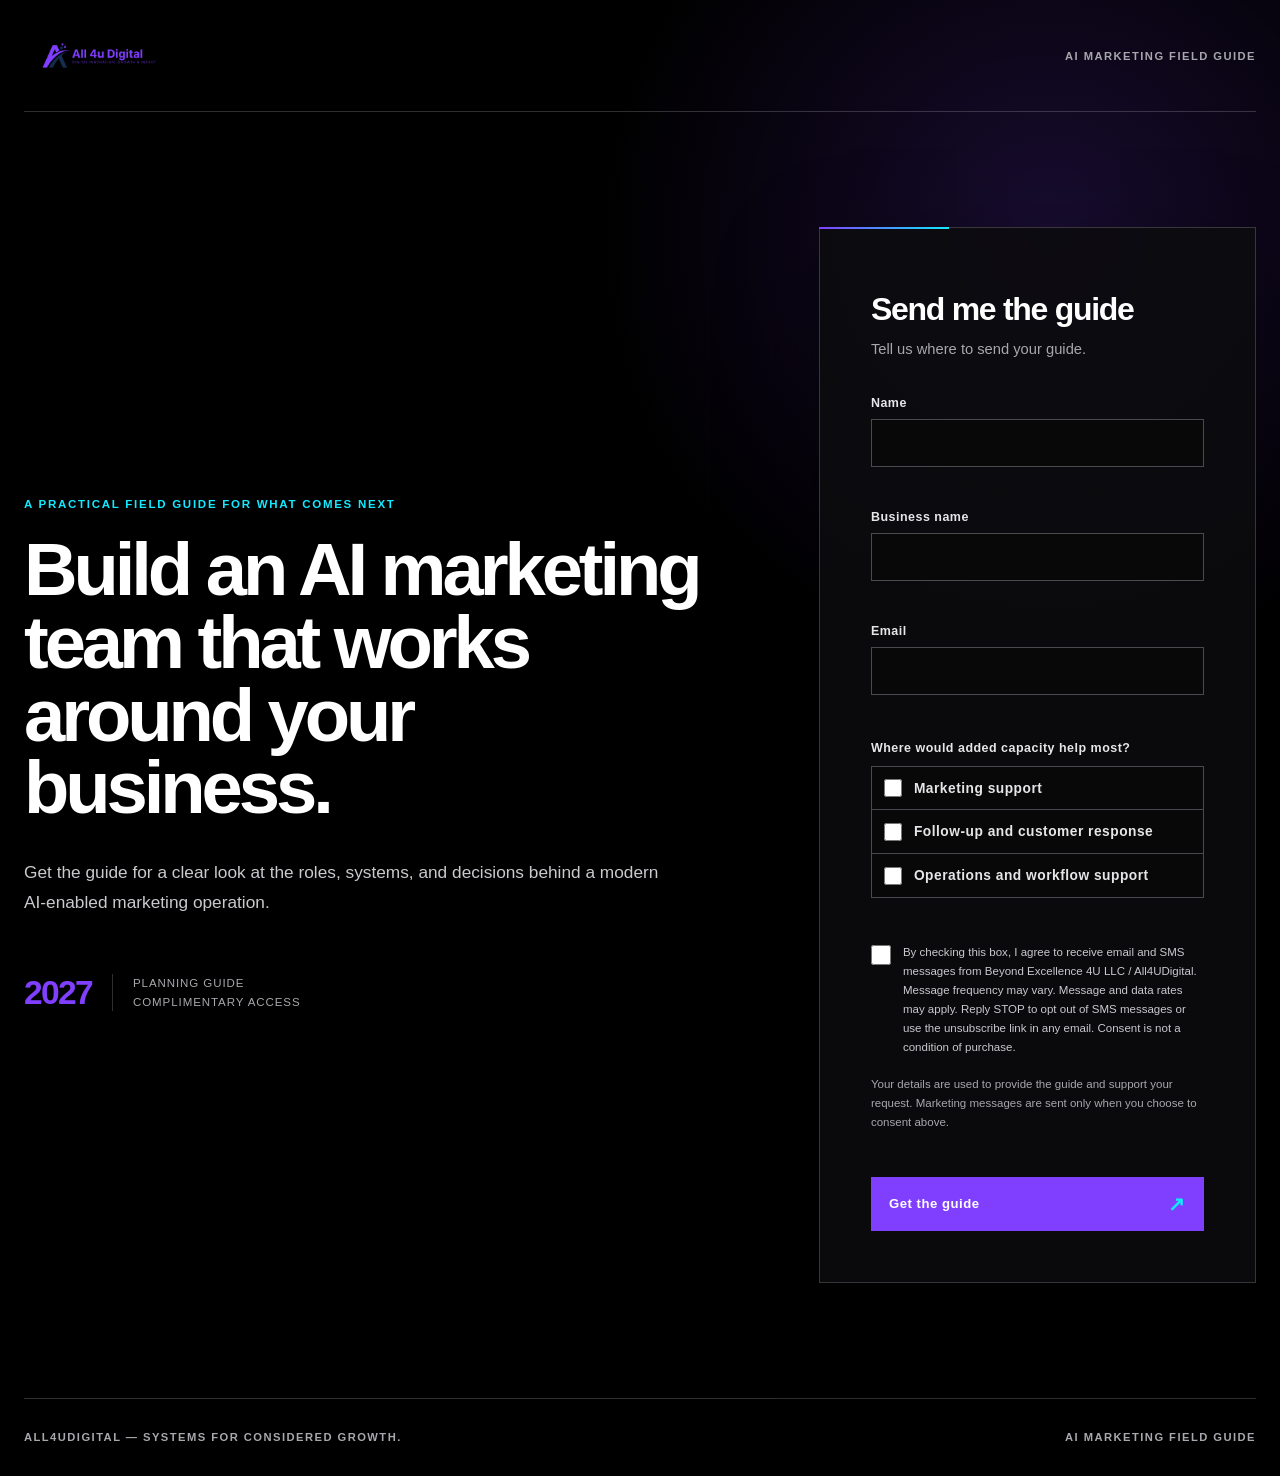
<file: index.html>
<!doctype html>
<html lang="en">
<head>
  <meta charset="utf-8">
  <meta name="viewport" content="width=device-width, initial-scale=1">
  <meta name="robots" content="noindex, nofollow, noarchive">
  <meta name="referrer" content="no-referrer">
  <title>AI Marketing Guide | All4UDigital</title>
  <meta name="description" content="Get the All4UDigital AI Marketing Guide for building a modern marketing operation.">
  <link rel="stylesheet" href="./styles.css">
  <script src="./script.js" defer></script>
</head>
<body>
  <header class="site-header">
    <a class="brand" href="./index.html" aria-label="All4UDigital home">
      <img src="./public/OFFICIAL_LOGO.png" alt="All4UDigital" width="180" height="90">
    </a>
    <p class="review-label">AI marketing field guide</p>
  </header>

  <main>
    <section class="hero" aria-labelledby="page-title">
      <div class="hero-copy">
        <p class="eyebrow">A practical field guide for what comes next</p>
        <h1 id="page-title">Build an AI marketing team that works around your business.</h1>
        <p class="intro">Get the guide for a clear look at the roles, systems, and decisions behind a modern AI-enabled marketing operation.</p>
        <div class="edition" aria-label="Guide edition">
          <span>2027</span>
          <p>Planning guide<br>Complimentary access</p>
        </div>
      </div>

      <div class="form-panel">
        <div class="panel-heading">
          <h2>Send me the guide</h2>
          <p>Tell us where to send your guide.</p>
        </div>

        <form id="lead-form" action="https://hook.us2.make.com/y39yq1zceealuufs1wskuayaygd0iia4" method="post" novalidate>
          <div class="field">
            <label for="name">Name</label>
            <input id="name" name="name" type="text" autocomplete="name" maxlength="100" required aria-describedby="name-error">
            <p class="field-error" id="name-error"></p>
          </div>

          <div class="field">
            <label for="businessName">Business name</label>
            <input id="businessName" name="businessName" type="text" autocomplete="organization" maxlength="150" required aria-describedby="business-error">
            <p class="field-error" id="business-error"></p>
          </div>

          <div class="field">
            <label for="email">Email</label>
            <input id="email" name="email" type="email" inputmode="email" autocomplete="email" maxlength="254" required aria-describedby="email-error">
            <p class="field-error" id="email-error"></p>
          </div>

          <fieldset class="interest-group" aria-describedby="interests-error">
            <legend>Where would added capacity help most?</legend>
            <label class="checkbox-option">
              <input name="interests" type="checkbox" value="marketing_support">
              <span>Marketing support</span>
            </label>
            <label class="checkbox-option">
              <input name="interests" type="checkbox" value="follow_up_and_customer_response">
              <span>Follow-up and customer response</span>
            </label>
            <label class="checkbox-option">
              <input name="interests" type="checkbox" value="operations_and_workflow_support">
              <span>Operations and workflow support</span>
            </label>
            <p class="field-error" id="interests-error"></p>
          </fieldset>

          <label class="consent-option" for="marketingConsent">
            <input id="marketingConsent" name="marketingConsent" type="checkbox">
            <span>By checking this box, I agree to receive email and SMS messages from Beyond Excellence 4U LLC / All4UDigital. Message frequency may vary. Message and data rates may apply. Reply STOP to opt out of SMS messages or use the unsubscribe link in any email. Consent is not a condition of purchase.</span>
          </label>

          <p class="privacy-note">Your details are used to provide the guide and support your request. Marketing messages are sent only when you choose to consent above.</p>
          <p class="form-status" id="form-status" role="status" aria-live="polite"></p>

          <button class="primary-button" type="submit">
            <span>Get the guide</span>
            <span class="button-mark" aria-hidden="true">↗</span>
          </button>
        </form>
      </div>
    </section>
  </main>

  <footer>
    <p>All4UDigital <span aria-hidden="true">—</span> Systems for considered growth.</p>
    <p>AI marketing field guide</p>
  </footer>
</body>
</html>
</file>
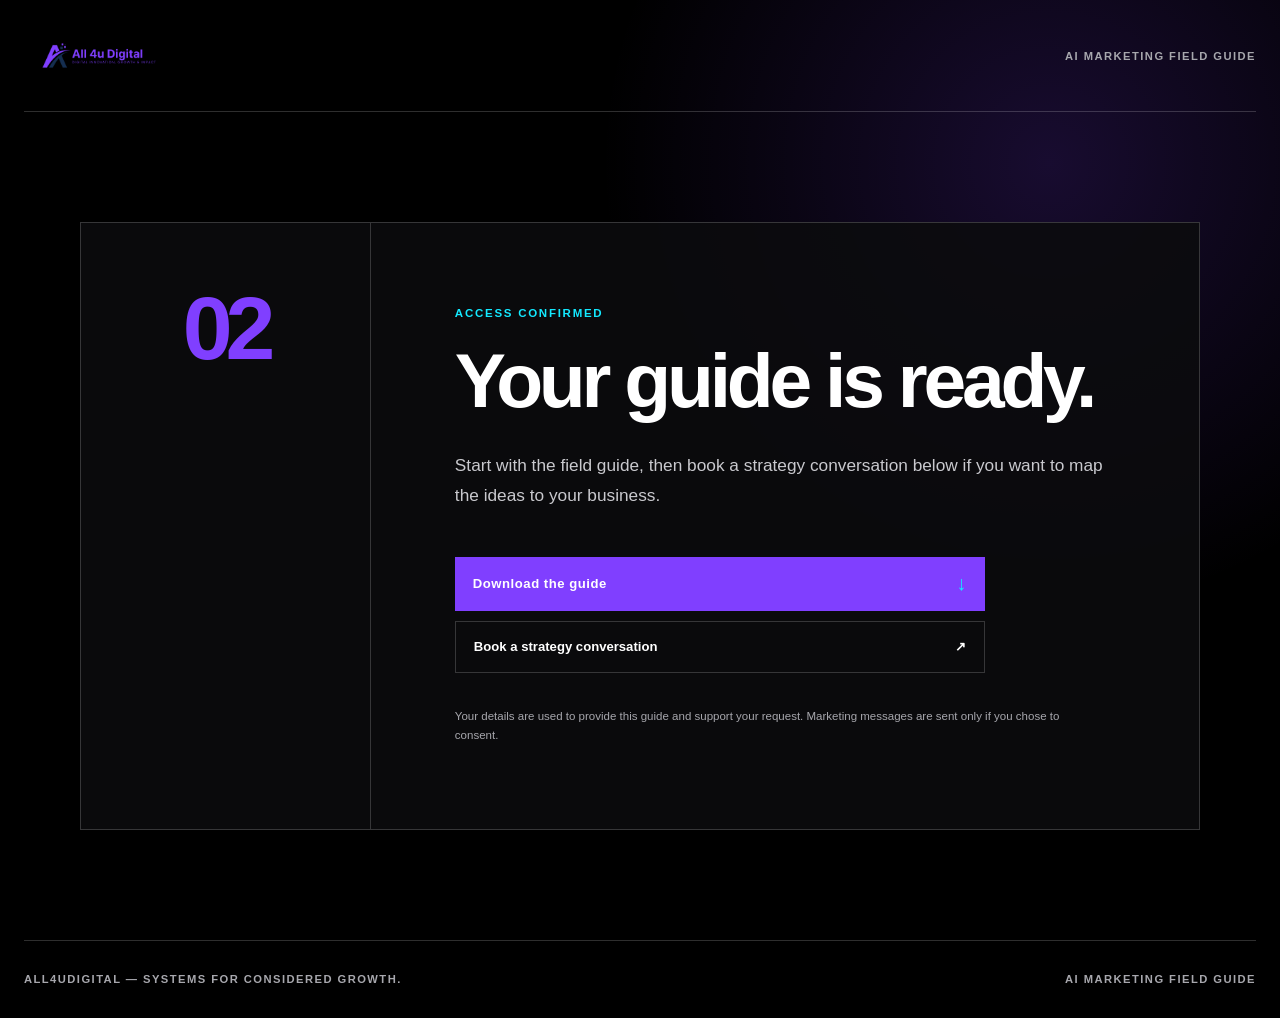
<file: thank-you.html>
<!doctype html>
<html lang="en">
<head>
  <meta charset="utf-8">
  <meta name="viewport" content="width=device-width, initial-scale=1">
  <meta name="robots" content="noindex, nofollow, noarchive">
  <meta name="referrer" content="no-referrer">
  <title>Your Guide Is Ready | All4UDigital</title>
  <meta name="description" content="Download the All4UDigital AI Marketing Guide.">
  <link rel="stylesheet" href="./styles.css">
</head>
<body class="thank-you-page">
  <header class="site-header">
    <a class="brand" href="./index.html" aria-label="All4UDigital home">
      <img src="./public/OFFICIAL_LOGO.png" alt="All4UDigital" width="180" height="90">
    </a>
    <p class="review-label">AI marketing field guide</p>
  </header>

  <main class="success-main">
    <section class="success-card" aria-labelledby="page-title">
      <div class="success-index" aria-hidden="true">02</div>
      <div class="success-content">
        <p class="eyebrow">Access confirmed</p>
        <h1 id="page-title">Your guide is ready.</h1>
        <p class="intro">Start with the field guide, then book a strategy conversation below if you want to map the ideas to your business.</p>

        <div class="action-stack">
          <a class="primary-button" href="./public/Project-173-Build-Your-2027-Marketing-Campaign-Guide-Final.pdf" download="Project-173-Build-Your-2027-Marketing-Campaign-Guide-Final.pdf">
            <span>Download the guide</span>
            <span class="button-mark" aria-hidden="true">↓</span>
          </a>
          <a class="secondary-link" href="https://links.convertwave.ai/widget/bookings/get-your-ai-marketing-team">
            <span>Book a strategy conversation</span>
            <span aria-hidden="true">↗</span>
          </a>
        </div>

        <p class="privacy-note success-privacy">Your details are used to provide this guide and support your request. Marketing messages are sent only if you chose to consent.</p>
      </div>
    </section>
  </main>

  <footer>
    <p>All4UDigital <span aria-hidden="true">—</span> Systems for considered growth.</p>
    <p>AI marketing field guide</p>
  </footer>
</body>
</html>
</file>
<file: styles.css>
:root {
  --black: #000000;
  --white: #ffffff;
  --purple: #803fff;
  --cyan: #13e9ff;
  --muted: #a7a7ad;
  --line: rgba(255, 255, 255, 0.18);
  --font: Montserrat, "Avenir Next", Avenir, "Helvetica Neue", Arial, sans-serif;
}

* { box-sizing: border-box; }

html {
  min-width: 320px;
  background: var(--black);
  color: var(--white);
  font-family: var(--font);
  scroll-behavior: smooth;
}

body {
  min-width: 320px;
  min-height: 100vh;
  margin: 0;
  overflow-x: hidden;
  background:
    radial-gradient(circle at 82% 16%, rgba(128, 63, 255, 0.19), transparent 28rem),
    var(--black);
}

a { color: inherit; }

.site-header,
footer {
  width: min(100% - 48px, 1280px);
  margin-inline: auto;
  display: flex;
  align-items: center;
  justify-content: space-between;
  gap: 24px;
}

.site-header {
  min-height: 112px;
  border-bottom: 1px solid var(--line);
}

.brand {
  display: inline-flex;
  min-width: 44px;
  min-height: 44px;
  align-items: center;
}

.brand img {
  display: block;
  width: 154px;
  height: auto;
}

.review-label,
footer,
.step {
  color: var(--muted);
  font-size: 0.7rem;
  font-weight: 600;
  letter-spacing: 0.13em;
  text-transform: uppercase;
}

.review-label span { color: var(--cyan); margin-inline: 0.55rem; }

.hero {
  width: min(100% - 48px, 1280px);
  margin: 0 auto;
  min-height: calc(100vh - 190px);
  display: grid;
  grid-template-columns: minmax(0, 1.14fr) minmax(360px, 0.72fr);
  gap: clamp(48px, 8vw, 132px);
  align-items: center;
  padding-block: clamp(64px, 9vw, 120px);
}

.eyebrow {
  margin: 0 0 24px;
  color: var(--cyan);
  font-size: 0.72rem;
  font-weight: 700;
  letter-spacing: 0.15em;
  text-transform: uppercase;
}

h1, h2, p { overflow-wrap: break-word; }

h1 {
  max-width: 790px;
  margin: 0;
  font-size: clamp(2.65rem, 5.8vw, 5.9rem);
  line-height: 0.98;
  letter-spacing: -0.055em;
  font-weight: 650;
}

.intro {
  max-width: 660px;
  margin: 32px 0 0;
  color: #c9c9ce;
  font-size: clamp(1rem, 1.35vw, 1.22rem);
  line-height: 1.75;
}

.edition {
  display: flex;
  align-items: center;
  gap: 20px;
  margin-top: 56px;
}

.edition > span {
  color: var(--purple);
  font-size: 2.1rem;
  font-weight: 700;
  letter-spacing: -0.05em;
}

.edition p {
  margin: 0;
  padding-left: 20px;
  border-left: 1px solid var(--line);
  color: var(--muted);
  font-size: 0.72rem;
  line-height: 1.6;
  letter-spacing: 0.08em;
  text-transform: uppercase;
}

.form-panel {
  position: relative;
  padding: clamp(28px, 4vw, 52px);
  border: 1px solid var(--line);
  background: rgba(12, 12, 14, 0.88);
  box-shadow: 0 30px 90px rgba(0, 0, 0, 0.38);
}

.form-panel::before {
  content: "";
  position: absolute;
  top: -1px;
  left: -1px;
  width: 30%;
  height: 2px;
  background: linear-gradient(90deg, var(--purple), var(--cyan));
}

.panel-heading h2 {
  margin: 12px 0 10px;
  font-size: clamp(1.65rem, 2.5vw, 2.3rem);
  letter-spacing: -0.04em;
}

.panel-heading > p:last-child {
  margin: 0;
  color: var(--muted);
  font-size: 0.92rem;
  line-height: 1.6;
}

form { margin-top: 34px; }
.field { margin-top: 20px; }

.interest-group {
  min-width: 0;
  margin: 24px 0 0;
  border: 0;
  padding: 0;
}

.interest-group legend {
  margin-bottom: 11px;
  padding: 0;
  color: #e6e6e8;
  font-size: 0.78rem;
  font-weight: 600;
  letter-spacing: 0.04em;
}

.checkbox-option {
  min-height: 44px;
  margin: 0;
  border: 1px solid #49494f;
  display: flex;
  align-items: center;
  gap: 12px;
  padding: 10px 12px;
  background: #080809;
  cursor: pointer;
}

.checkbox-option + .checkbox-option { border-top: 0; }

.checkbox-option:hover { border-color: #77777f; }

.checkbox-option input {
  width: 18px;
  min-height: 18px;
  margin: 0;
  padding: 0;
  accent-color: var(--purple);
  flex: 0 0 auto;
}

.checkbox-option span {
  font-size: 0.86rem;
  line-height: 1.4;
}

.interest-group:has(input[aria-invalid="true"]) .checkbox-option { border-color: #ff6d86; }

.consent-option {
  min-height: 44px;
  margin: 22px 0 0;
  display: flex;
  align-items: flex-start;
  gap: 12px;
  cursor: pointer;
}

.consent-option input {
  width: 20px;
  min-height: 20px;
  margin: 2px 0 0;
  padding: 0;
  accent-color: var(--purple);
  flex: 0 0 auto;
}

.consent-option span {
  color: #c9c9ce;
  font-size: 0.72rem;
  font-weight: 400;
  letter-spacing: 0;
  line-height: 1.65;
}

label {
  display: block;
  margin-bottom: 9px;
  color: #e6e6e8;
  font-size: 0.78rem;
  font-weight: 600;
  letter-spacing: 0.04em;
}

input {
  width: 100%;
  min-height: 48px;
  border: 1px solid #49494f;
  border-radius: 0;
  padding: 12px 14px;
  background: #080809;
  color: var(--white);
  font: inherit;
  font-size: 1rem;
  outline: none;
  transition: border-color 160ms ease, box-shadow 160ms ease;
}

input:hover { border-color: #77777f; }

input:focus-visible,
a:focus-visible,
button:focus-visible {
  outline: 3px solid var(--cyan);
  outline-offset: 3px;
}

input[aria-invalid="true"] { border-color: #ff6d86; }

input:disabled { opacity: 0.64; cursor: wait; }

.field-error {
  min-height: 1.05rem;
  margin: 6px 0 0;
  color: #ff91a4;
  font-size: 0.74rem;
  line-height: 1.4;
}

.privacy-note {
  margin: 18px 0 0;
  color: var(--muted);
  font-size: 0.72rem;
  line-height: 1.65;
}

.form-status {
  min-height: 1.4rem;
  margin: 14px 0 0;
  color: #ff91a4;
  font-size: 0.78rem;
  line-height: 1.5;
}

.primary-button {
  width: 100%;
  min-height: 54px;
  margin-top: 8px;
  border: 0;
  display: flex;
  align-items: center;
  justify-content: space-between;
  gap: 16px;
  padding: 14px 18px;
  background: var(--purple);
  color: var(--white);
  font: inherit;
  font-size: 0.82rem;
  font-weight: 700;
  letter-spacing: 0.04em;
  text-decoration: none;
  cursor: pointer;
  transition: background 160ms ease, transform 160ms ease;
}

.primary-button:hover { background: #925eff; transform: translateY(-2px); }
.primary-button:disabled { opacity: 0.64; cursor: wait; transform: none; }
.button-mark { color: var(--cyan); font-size: 1.25rem; }

footer {
  min-height: 78px;
  border-top: 1px solid var(--line);
}

footer p { margin: 0; }

.success-main {
  width: min(100% - 48px, 1120px);
  margin-inline: auto;
  min-height: calc(100vh - 190px);
  display: grid;
  place-items: center;
  padding-block: clamp(56px, 9vw, 110px);
}

.success-card {
  width: 100%;
  display: grid;
  grid-template-columns: minmax(120px, 0.35fr) minmax(0, 1fr);
  border: 1px solid var(--line);
  background: rgba(12, 12, 14, 0.9);
}

.success-index {
  display: grid;
  place-items: start center;
  padding-top: 54px;
  border-right: 1px solid var(--line);
  color: var(--purple);
  font-size: clamp(3rem, 7vw, 6.5rem);
  font-weight: 700;
  letter-spacing: -0.08em;
}

.success-content { padding: clamp(36px, 7vw, 84px); }
.success-content h1 { font-size: clamp(2.8rem, 6vw, 5.5rem); }
.action-stack { max-width: 530px; margin-top: 46px; }

.secondary-link {
  min-height: 52px;
  margin-top: 10px;
  border: 1px solid var(--line);
  display: flex;
  align-items: center;
  justify-content: space-between;
  gap: 16px;
  padding: 14px 18px;
  color: var(--white);
  font-size: 0.82rem;
  font-weight: 650;
  text-decoration: none;
  transition: border-color 160ms ease, color 160ms ease;
}

.secondary-link:hover { border-color: var(--cyan); color: var(--cyan); }
.success-privacy { max-width: 650px; margin-top: 34px; }

@media (max-width: 840px) {
  .hero { grid-template-columns: 1fr; gap: 60px; }
  .hero-copy { max-width: 720px; }
  .form-panel { max-width: 620px; }
  .success-card { grid-template-columns: 1fr; }
  .success-index { display: none; }
}

@media (max-width: 560px) {
  .site-header, footer, .hero, .success-main { width: min(100% - 32px, 1280px); }
  .site-header { min-height: 92px; }
  .brand img { width: 126px; }
  .review-label { max-width: 116px; text-align: right; line-height: 1.55; }
  .review-label span { display: none; }
  .hero { padding-block: 52px 72px; }
  h1 { font-size: clamp(2.5rem, 13vw, 4rem); }
  .edition { margin-top: 40px; }
  .form-panel { margin-inline: -4px; }
  footer { min-height: 104px; align-items: flex-start; flex-direction: column; justify-content: center; gap: 8px; }
  .success-main { padding-block: 44px 68px; }
  .success-content { padding: 32px 24px; }
}

@media (prefers-reduced-motion: reduce) {
  html { scroll-behavior: auto; }
  *, *::before, *::after { transition-duration: 0.01ms !important; animation-duration: 0.01ms !important; }
}
</file>
